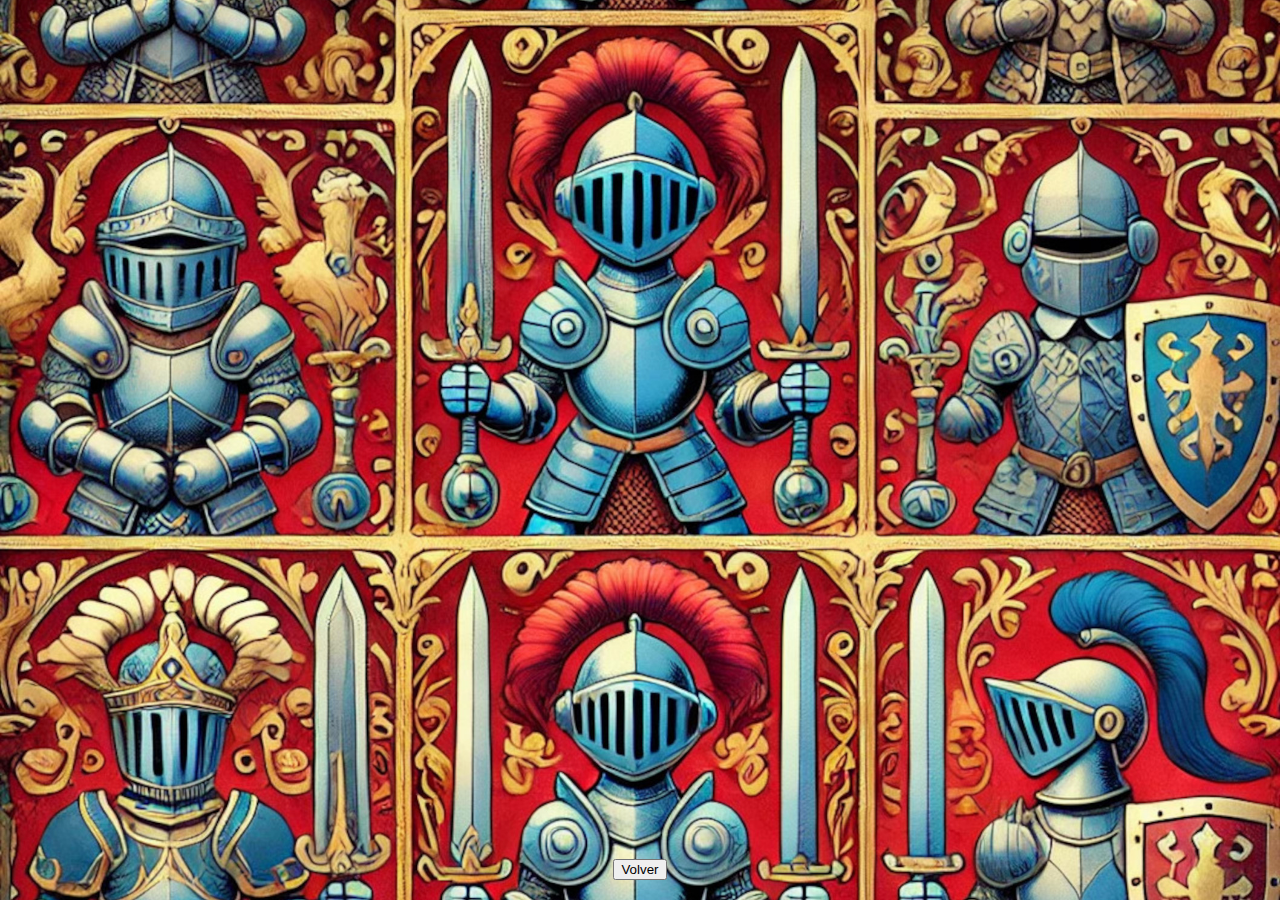
<file: Billie.html>
<!DOCTYPE html>
<html lang="es">

<head>
    <meta charset="UTF-8">
    <meta name="viewport" content="width=device-width, initial-scale=1.0">
    <title>Página 1</title>
    <link rel="stylesheet" href="styles.css">
</head>

<body>
    <div class="pagina-interna">
        <button onclick="location.href='index.html'">Volver</button>
    </div>
</body>

</html>
</file>
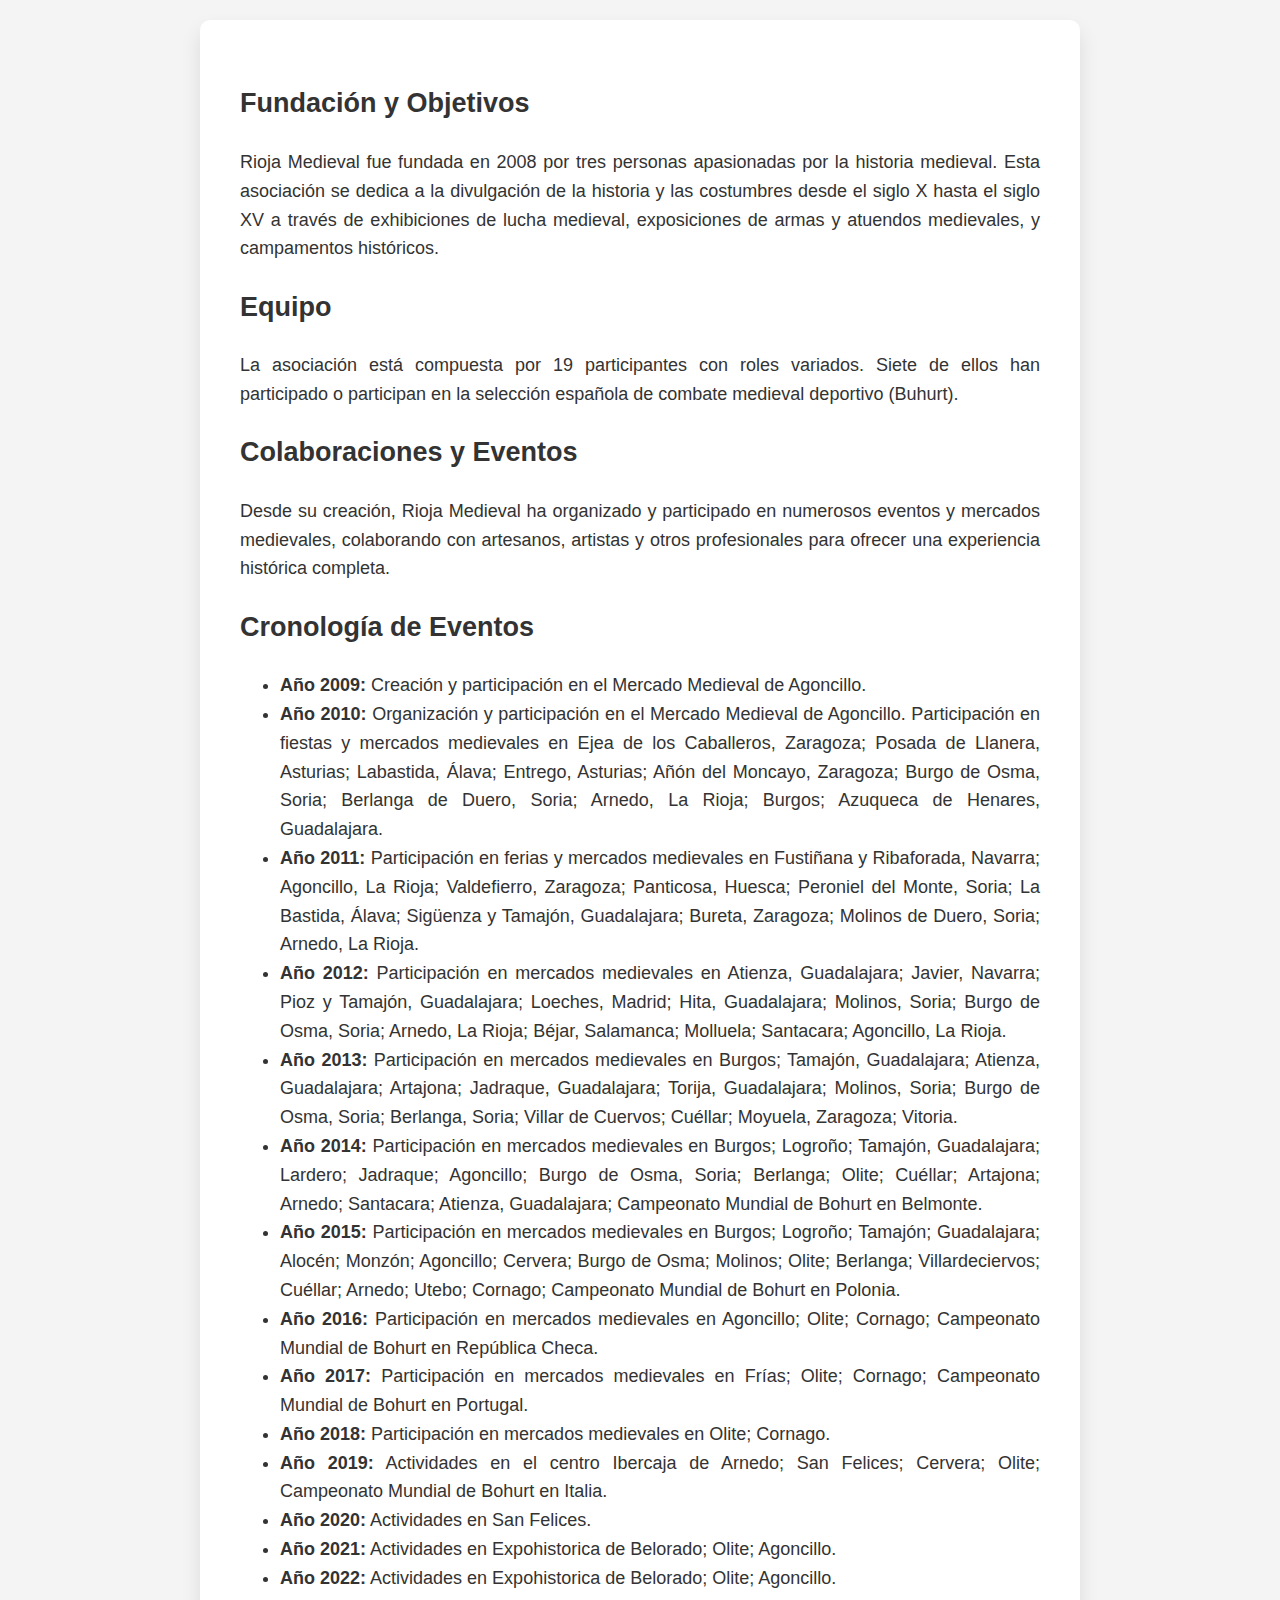
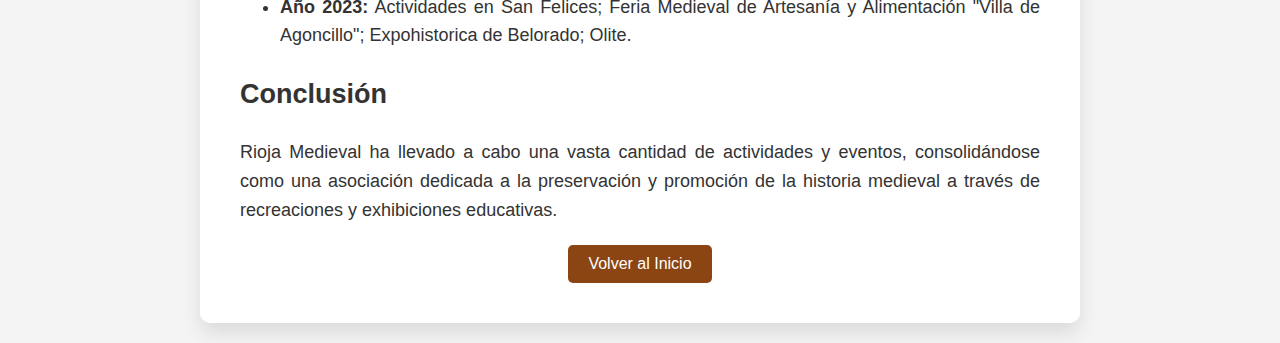
<file: Quien somos.html>
<!DOCTYPE html>
<html lang="es">

<head>
    <meta charset="UTF-8">
    <meta name="viewport" content="width=device-width, initial-scale=1.0">
    <title>Sobre Nosotros</title>
    <link rel="stylesheet" href="styles.css">
</head>

<body>
    <!-- Título de la Página -->



    <!-- Sección Sobre Nosotros -->
    <div class="sobre-nosotros">
        <div class="contenido-central">
            <h2>Fundación y Objetivos</h2>
            <p>
                Rioja Medieval fue fundada en 2008 por tres personas apasionadas por la historia medieval. Esta
                asociación se dedica a la divulgación de la historia y las costumbres desde el siglo X hasta el siglo XV
                a través de exhibiciones de lucha medieval, exposiciones de armas y atuendos medievales, y campamentos
                históricos.
            </p>

            <h2>Equipo</h2>
            <p>
                La asociación está compuesta por 19 participantes con roles variados. Siete de ellos han participado o
                participan en la selección española de combate medieval deportivo (Buhurt).
            </p>

            <h2>Colaboraciones y Eventos</h2>
            <p>
                Desde su creación, Rioja Medieval ha organizado y participado en numerosos eventos y mercados
                medievales, colaborando con artesanos, artistas y otros profesionales para ofrecer una experiencia
                histórica completa.
            </p>

            <h2>Cronología de Eventos</h2>
            <ul>
                <li><strong>Año 2009:</strong> Creación y participación en el Mercado Medieval de Agoncillo.</li>
                <li><strong>Año 2010:</strong> Organización y participación en el Mercado Medieval de Agoncillo.
                    Participación en fiestas y mercados medievales en Ejea de los Caballeros, Zaragoza; Posada de
                    Llanera, Asturias; Labastida, Álava; Entrego, Asturias; Añón del Moncayo, Zaragoza; Burgo de Osma,
                    Soria; Berlanga de Duero, Soria; Arnedo, La Rioja; Burgos; Azuqueca de Henares, Guadalajara.</li>
                <li><strong>Año 2011:</strong> Participación en ferias y mercados medievales en Fustiñana y Ribaforada,
                    Navarra; Agoncillo, La Rioja; Valdefierro, Zaragoza; Panticosa, Huesca; Peroniel del Monte, Soria;
                    La Bastida, Álava; Sigüenza y Tamajón, Guadalajara; Bureta, Zaragoza; Molinos de Duero, Soria;
                    Arnedo, La Rioja.</li>
                <li><strong>Año 2012:</strong> Participación en mercados medievales en Atienza, Guadalajara; Javier,
                    Navarra; Pioz y Tamajón, Guadalajara; Loeches, Madrid; Hita, Guadalajara; Molinos, Soria; Burgo de
                    Osma, Soria; Arnedo, La Rioja; Béjar, Salamanca; Molluela; Santacara; Agoncillo, La Rioja.</li>
                <li><strong>Año 2013:</strong> Participación en mercados medievales en Burgos; Tamajón, Guadalajara;
                    Atienza, Guadalajara; Artajona; Jadraque, Guadalajara; Torija, Guadalajara; Molinos, Soria; Burgo de
                    Osma, Soria; Berlanga, Soria; Villar de Cuervos; Cuéllar; Moyuela, Zaragoza; Vitoria.</li>
                <li><strong>Año 2014:</strong> Participación en mercados medievales en Burgos; Logroño; Tamajón,
                    Guadalajara; Lardero; Jadraque; Agoncillo; Burgo de Osma, Soria; Berlanga; Olite; Cuéllar; Artajona;
                    Arnedo; Santacara; Atienza, Guadalajara; Campeonato Mundial de Bohurt en Belmonte.</li>
                <li><strong>Año 2015:</strong> Participación en mercados medievales en Burgos; Logroño; Tamajón;
                    Guadalajara; Alocén; Monzón; Agoncillo; Cervera; Burgo de Osma; Molinos; Olite; Berlanga;
                    Villardeciervos; Cuéllar; Arnedo; Utebo; Cornago; Campeonato Mundial de Bohurt en Polonia.</li>
                <li><strong>Año 2016:</strong> Participación en mercados medievales en Agoncillo; Olite; Cornago;
                    Campeonato Mundial de Bohurt en República Checa.</li>
                <li><strong>Año 2017:</strong> Participación en mercados medievales en Frías; Olite; Cornago; Campeonato
                    Mundial de Bohurt en Portugal.</li>
                <li><strong>Año 2018:</strong> Participación en mercados medievales en Olite; Cornago.</li>
                <li><strong>Año 2019:</strong> Actividades en el centro Ibercaja de Arnedo; San Felices; Cervera; Olite;
                    Campeonato Mundial de Bohurt en Italia.</li>
                <li><strong>Año 2020:</strong> Actividades en San Felices.</li>
                <li><strong>Año 2021:</strong> Actividades en Expohistorica de Belorado; Olite; Agoncillo.</li>
                <li><strong>Año 2022:</strong> Actividades en Expohistorica de Belorado; Olite; Agoncillo.</li>
                <li><strong>Año 2023:</strong> Actividades en San Felices; Feria Medieval de Artesanía y Alimentación
                    "Villa de Agoncillo"; Expohistorica de Belorado; Olite.</li>
            </ul>

            <h2>Conclusión</h2>
            <p>
                Rioja Medieval ha llevado a cabo una vasta cantidad de actividades y eventos, consolidándose como una
                asociación dedicada a la preservación y promoción de la historia medieval a través de recreaciones y
                exhibiciones educativas.
            </p>

            <!-- Botón para volver al inicio -->
            <div class="boton-volver-container">
                <button class="boton-volver" onclick="location.href='index.html'">Volver al Inicio</button>
            </div>
        </div>
    </div>
</body>

</html>
</file>
<file: styles.css>
/* Estilos Generales */
body {
    margin: 0;
    font-family: Arial, sans-serif;
    background-color: #f4f4f4;
    height: 100%;
}

/* Estilos para el Título de la Página Principal */
.titulo-pagina {
    position: absolute;
    top: 20px;
    left: 50%;
    transform: translateX(-50%);
    padding: 40px 50px;
    text-align: center;
    font-size: 50px;
    color: #d7ec16;
    background-color: #03185c;
    border: 5px solid #e1e432;
    font-family: "Monotype Corsiva", "Comic Sans MS", cursive;
    z-index: 2;
    max-width: 80%;
    white-space: nowrap;
    box-shadow: 0 10px 20px rgba(0, 0, 0, 0.3);
    text-shadow: 2px 4px 5px rgba(0, 0, 0, 0.5);
    transition: background-color 0.3s ease, color 0.3s ease, box-shadow 0.3s ease;
}

.titulo-pagina:hover {
    background-color: #e1e432;
    color: #B22222;
    box-shadow: 0 15px 25px rgba(0, 0, 0, 0.5);
}

/* Estilos para la Página Principal */
.inicio {
    display: flex;
    flex-direction: column;
    justify-content: center;
    align-items: center;
    min-height: 100vh;
    height: 100%;
    background-image: url('images/fondo\ medieval\ 1.jpg');
    background-size: cover;
    background-position: center;
    background-attachment: fixed;
    /* Fondo fijo en dispositivos no móviles */
    box-sizing: border-box;
    padding: 220px 20px 120px;
}

.fila {
    display: flex;
    justify-content: center;
    align-items: center;
    width: 100%;
    margin-bottom: 30px;
}

.fila:last-child {
    margin-bottom: 0;
}

.marco {
    width: 200px;
    height: 200px;
    border-radius: 50%;
    border: 5px solid #e1e432;
    text-align: center;
    margin: 20px;
    cursor: pointer;
    background-color: rgba(255, 255, 255, 0.8);
    z-index: 1;
    transition: transform 0.3s ease, box-shadow 0.3s ease;
}

.marco:hover {
    box-shadow: 0 15px 25px rgba(0, 0, 0, 0.5);
    transform: scale(1.05);
}

.marco img {
    width: 100%;
    height: 100%;
    border-radius: 50%;
    object-fit: cover;
}

.marco p {
    margin-top: 10px;
    font-size: 16px;
    font-weight: bold;
    color: #d7ec16;
    background-color: #03185c;
    border: 3px solid #e1e432;
    padding: 5px 10px;
    display: inline-block;
    box-shadow: 0 10px 20px rgba(0, 0, 0, 0.3);
    text-shadow: 2px 4px 5px rgba(0, 0, 0, 0.5);
    border-radius: 5px;
    transition: background-color 0.3s ease, color 0.3s ease;
}

.marco p:hover {
    background-color: #e1e432;
    color: #B22222;
}

/* Eliminar los títulos de las páginas internas (excepto la página principal) */
/* Simplemente no los incluyas en las páginas internas de tu HTML */

/* Estilos para las Páginas Internas */
.pagina-interna {
    display: flex;
    flex-direction: column;
    justify-content: flex-end;
    align-items: center;
    min-height: 100vh;
    height: 100%;
    background-image: url('images/fondo\ medieval\ 2.jpg');
    background-size: cover;
    background-position: center;
    background-attachment: fixed;
    box-sizing: border-box;
    padding: 20px;
    text-align: center;
}

/* Sección Sobre Nosotros */
.sobre-nosotros {
    display: flex;
    justify-content: center;
    align-items: center;
    min-height: 100vh;
    padding: 20px;
    background-color: #f4f4f4;
}

.contenido-central {
    max-width: 800px;
    background-color: #ffffff;
    padding: 40px;
    box-shadow: 0 10px 20px rgba(0, 0, 0, 0.1);
    border-radius: 10px;
    text-align: justify;
    font-size: 18px;
    line-height: 1.6;
    color: #333;
}

/* Contenedor del botón de volver */
.boton-volver-container {
    display: flex;
    justify-content: center;
    margin-top: 20px;
}

.boton-volver {
    padding: 10px 20px;
    font-size: 16px;
    cursor: pointer;
    border: none;
    background-color: #8B4513;
    color: #fff;
    border-radius: 5px;
    transition: background-color 0.3s ease;
}

.boton-volver:hover {
    background-color: #A0522D;
}

/* Galería tipo "Masonry" */
.galeria {
    column-count: 3;
    /* Número de columnas */
    column-gap: 10px;
    /* Espacio entre columnas */
    padding: 20px;
    background-color: #fff;
}

.galeria img {
    width: 100%;
    margin-bottom: 10px;
    break-inside: avoid;
    /* Evita que se rompan las imágenes entre columnas */
    border-radius: 8px;
    box-shadow: 0 4px 8px rgba(0, 0, 0, 0.2);
    transition: transform 0.3s ease;
}

.galeria img:hover {
    transform: scale(1.05);
    /* Zoom suave al pasar el ratón por encima */
}

/* Ajustes Responsivos */
@media (max-width: 768px) {
    .inicio {
        background-attachment: scroll;
        /* Hace que el fondo se mueva con el contenido en dispositivos móviles */
        padding: 120px 10px;
    }

    .fila {
        flex-direction: column;
        margin-bottom: 0;
    }

    .marco {
        width: 170px;
        height: 170px;
        margin: 30px 0;
    }

    .marco p {
        font-size: 14px;
    }

    .galeria {
        column-count: 2;
        /* Reduce el número de columnas en pantallas más pequeñas */
    }

    .titulo-pagina {
        font-size: 28px;
        padding: 8px 15px;
    }

    .pagina-interna {
        padding: 40px 20px;
    }

    .boton-volver {
        font-size: 14px;
        padding: 8px 16px;
    }
}

@media (max-width: 480px) {
    .inicio {
        background-attachment: scroll;
        /* Asegura que el fondo se mueva en pantallas muy pequeñas */
    }

    .marco {
        width: 150px;
        height: 150px;
        margin: 40px 0;
    }

    .marco p {
        font-size: 12px;
    }

    .galeria {
        column-count: 1;
        /* Una sola columna en pantallas muy pequeñas */
    }

    .titulo-pagina {
        font-size: 24px;
        padding: 6px 10px;
    }

    .pagina-interna {
        padding: 30px 10px;
    }

    .boton-volver {
        font-size: 12px;
        padding: 6px 12px;
    }
}
</file>
